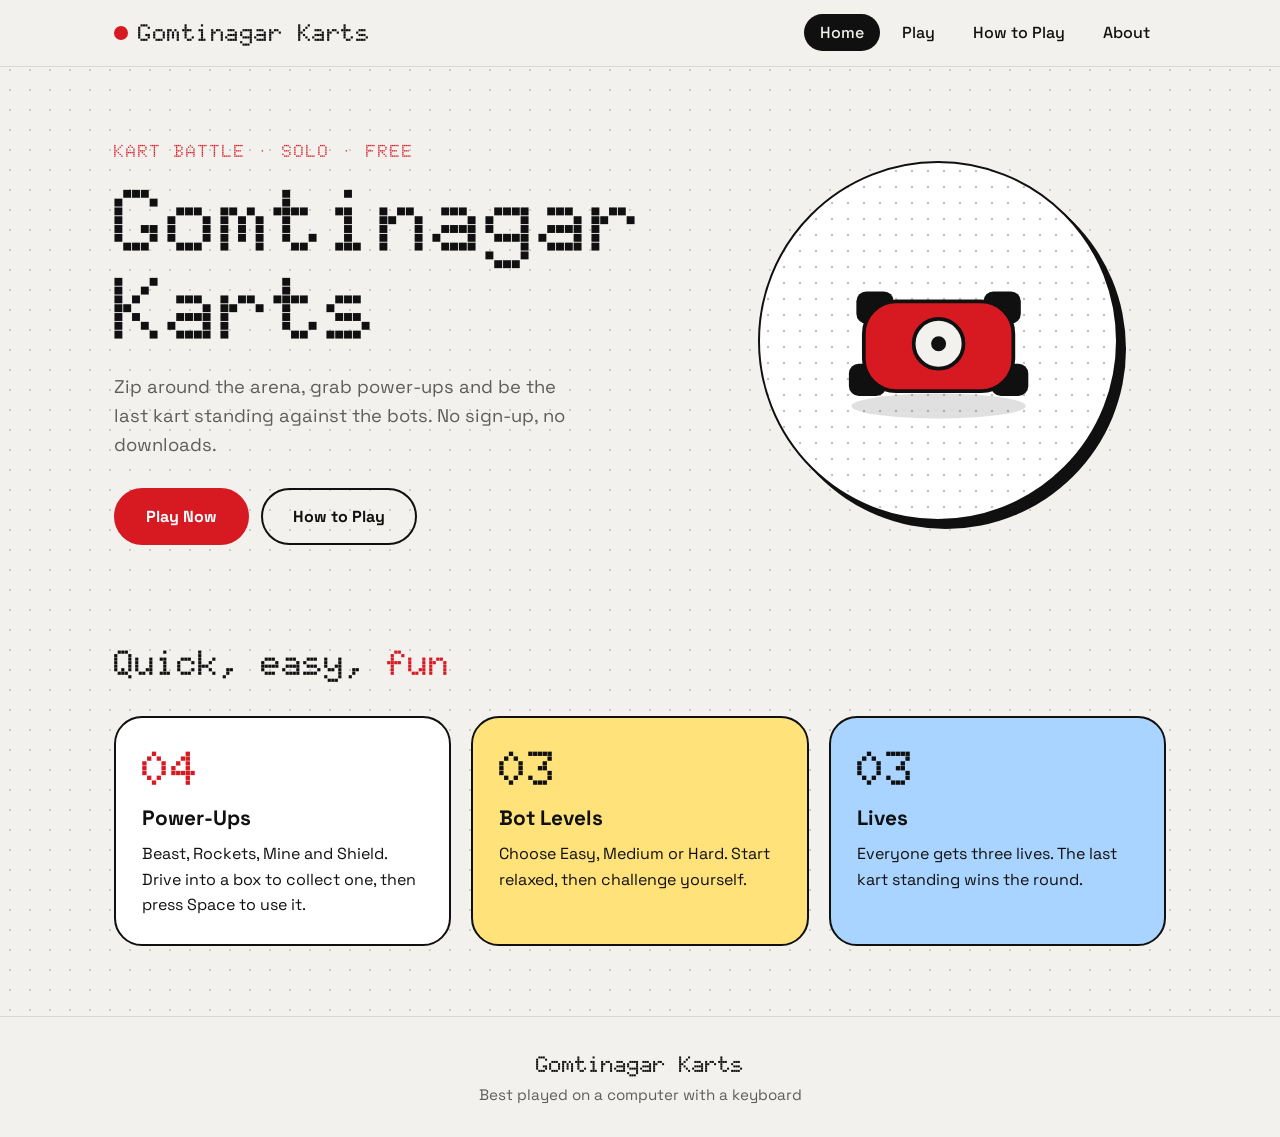
<file: index.html>
<!DOCTYPE html>
<html lang="en">
<head>
  <meta charset="UTF-8">
  <meta name="viewport" content="width=device-width, initial-scale=1.0">
  <title>Gomtinagar Karts</title>
  <meta name="description" content="Gomtinagar Karts: a fun kart battle game. Grab power-ups and be the last kart standing.">
  <link rel="preconnect" href="https://fonts.googleapis.com">
  <link rel="preconnect" href="https://fonts.gstatic.com" crossorigin>
  <link href="https://fonts.googleapis.com/css2?family=Doto:wght@100..900&family=Space+Grotesk:wght@400;500;700&display=swap" rel="stylesheet">
  <link rel="stylesheet" href="css/style.css">
</head>
<body>

  <header class="site-header">
    <nav class="nav">
      <a class="brand" href="index.html">
        <span class="brand-dot"></span>
        <span class="brand-name">Gomtinagar Karts</span>
      </a>
      <ul class="nav-links">
        <li><a href="index.html" class="active">Home</a></li>
        <li><a href="play.html">Play</a></li>
        <li><a href="how-to-play.html">How to Play</a></li>
        <li><a href="about.html">About</a></li>
      </ul>
    </nav>
  </header>

  <main>
    <section class="hero">
      <div class="hero-text">
        <p class="eyebrow">Kart battle · Solo · Free</p>
        <h1>Gomtinagar<br>Karts</h1>
        <p class="lead">
          Zip around the arena, grab power-ups and be the last kart standing
          against the bots. No sign-up, no downloads.
        </p>
        <div class="hero-buttons">
          <a class="btn btn-primary" href="play.html">Play Now</a>
          <a class="btn btn-ghost" href="how-to-play.html">How to Play</a>
        </div>
      </div>

      <div class="hero-visual">
        <div class="widget">
          <svg class="kart" viewBox="0 0 200 140" xmlns="http://www.w3.org/2000/svg" aria-label="A red kart">
            <ellipse cx="100" cy="122" rx="70" ry="10" fill="#000" opacity="0.12"/>
            <rect x="28" y="88" width="30" height="26" rx="8" fill="#101010"/>
            <rect x="142" y="88" width="30" height="26" rx="8" fill="#101010"/>
            <rect x="34" y="30" width="30" height="26" rx="8" fill="#101010"/>
            <rect x="136" y="30" width="30" height="26" rx="8" fill="#101010"/>
            <rect x="40" y="38" width="120" height="72" rx="26" fill="#d71921"/>
            <rect x="40" y="38" width="120" height="72" rx="26" fill="none" stroke="#101010" stroke-width="3"/>
            <circle cx="100" cy="72" r="20" fill="#f2f1ee" stroke="#101010" stroke-width="3"/>
            <circle cx="100" cy="72" r="6" fill="#101010"/>
          </svg>
        </div>
      </div>
    </section>

    <section class="features">
      <h2>Quick, easy, <span class="red">fun</span></h2>
      <div class="cards">
        <article class="card">
          <p class="card-number">04</p>
          <h3>Power-Ups</h3>
                    <p>Beast, Rockets, Mine and Shield. Drive into a box to collect one, then press Space to use it.</p>
        </article>
        <article class="card card-yellow">
          <p class="card-number">03</p>
          <h3>Bot Levels</h3>
          <p>Choose Easy, Medium or Hard. Start relaxed, then challenge yourself.</p>
        </article>
        <article class="card card-sky">
          <p class="card-number">03</p>
          <h3>Lives</h3>
          <p>Everyone gets three lives. The last kart standing wins the round.</p>
        </article>
      </div>
    </section>
  </main>

  <footer class="site-footer">
    <p class="footer-brand">Gomtinagar Karts</p>
    <p class="footer-note">Best played on a computer with a keyboard</p>
  </footer>

</body>
</html>
</file>
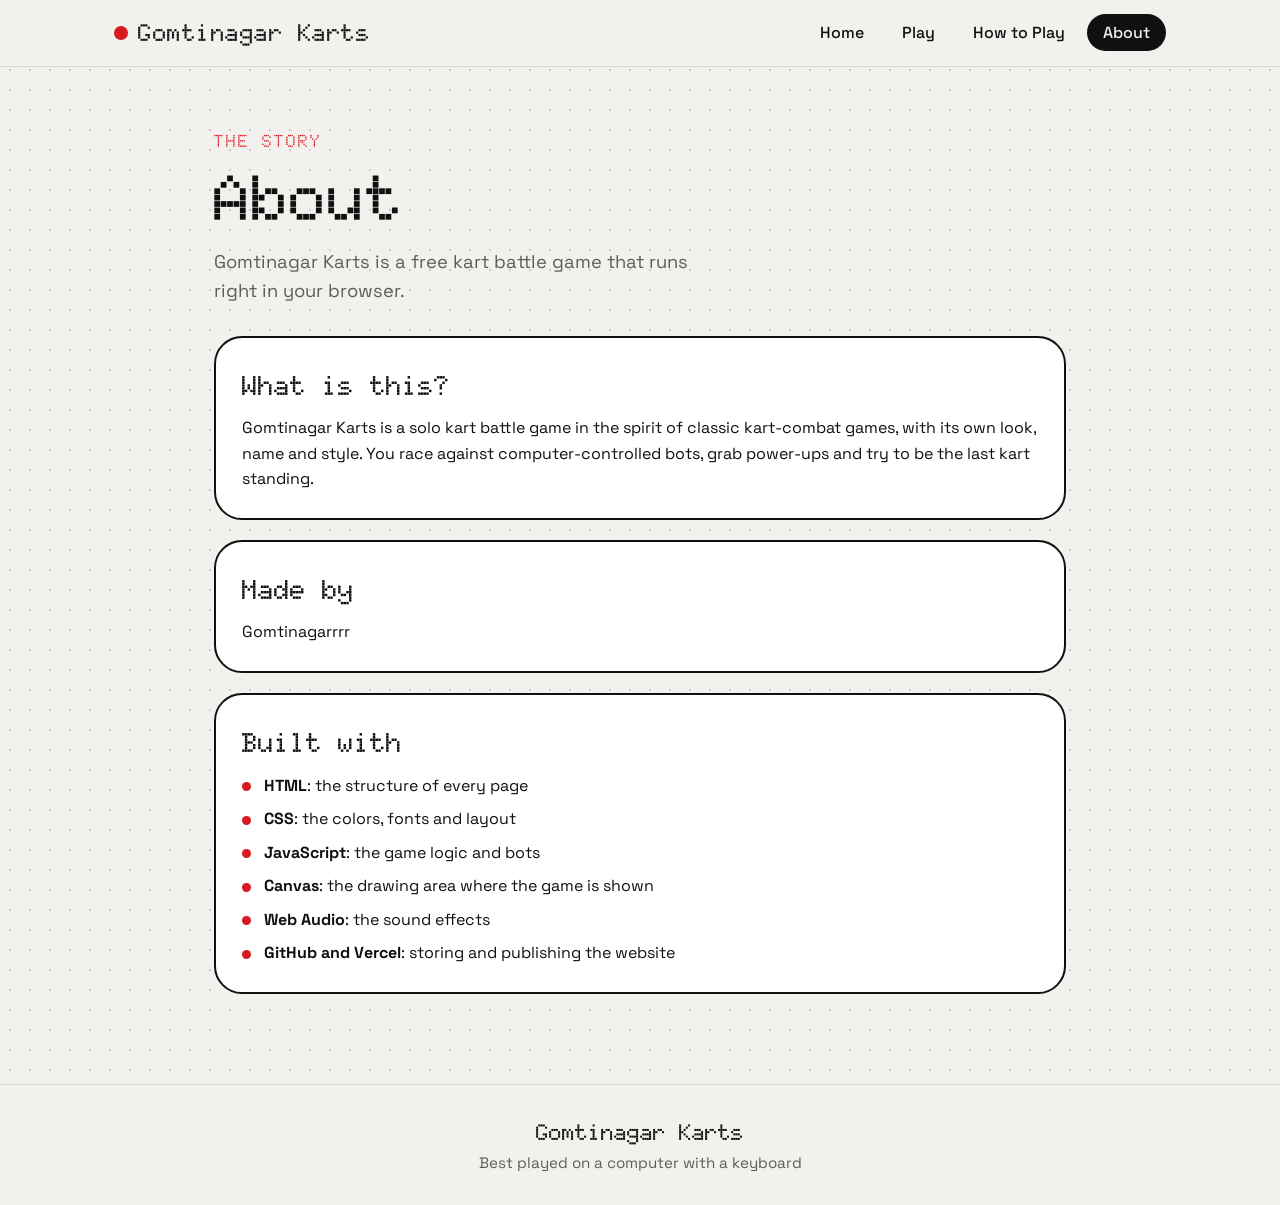
<file: about.html>
<!DOCTYPE html>
<html lang="en">
<head>
  <meta charset="UTF-8">
  <meta name="viewport" content="width=device-width, initial-scale=1.0">
  <title>About | Gomtinagar Karts</title>
  <link rel="preconnect" href="https://fonts.googleapis.com">
  <link rel="preconnect" href="https://fonts.gstatic.com" crossorigin>
  <link href="https://fonts.googleapis.com/css2?family=Doto:wght@100..900&family=Space+Grotesk:wght@400;500;700&display=swap" rel="stylesheet">
  <link rel="stylesheet" href="css/style.css">
</head>
<body>

  <header class="site-header">
    <nav class="nav">
      <a class="brand" href="index.html">
        <span class="brand-dot"></span>
        <span class="brand-name">Gomtinagar Karts</span>
      </a>
      <ul class="nav-links">
        <li><a href="index.html">Home</a></li>
        <li><a href="play.html">Play</a></li>
        <li><a href="how-to-play.html">How to Play</a></li>
        <li><a href="about.html" class="active">About</a></li>
      </ul>
    </nav>
  </header>

  <main class="page">
    <p class="eyebrow">The story</p>
    <h1>About</h1>
    <p class="lead">Gomtinagar Karts is a free kart battle game that runs right in your browser.</p>

    <section class="panel">
      <h2>What is this?</h2>
      <p>Gomtinagar Karts is a solo kart battle game in the spirit of classic kart-combat games, with its own look, name and style. You race against computer-controlled bots, grab power-ups and try to be the last kart standing.</p>
    </section>

    <section class="panel">
      <h2>Made by</h2>
      <p>Gomtinagarrrr</p>
    </section>

    <section class="panel">
      <h2>Built with</h2>
      <ul class="plain-list">
        <li><strong>HTML</strong>: the structure of every page</li>
        <li><strong>CSS</strong>: the colors, fonts and layout</li>
        <li><strong>JavaScript</strong>: the game logic and bots</li>
        <li><strong>Canvas</strong>: the drawing area where the game is shown</li>
        <li><strong>Web Audio</strong>: the sound effects</li>
        <li><strong>GitHub and Vercel</strong>: storing and publishing the website</li>
      </ul>
    </section>
  </main>

  <footer class="site-footer">
    <p class="footer-brand">Gomtinagar Karts</p>
    <p class="footer-note">Best played on a computer with a keyboard</p>
  </footer>

</body>
</html>
</file>
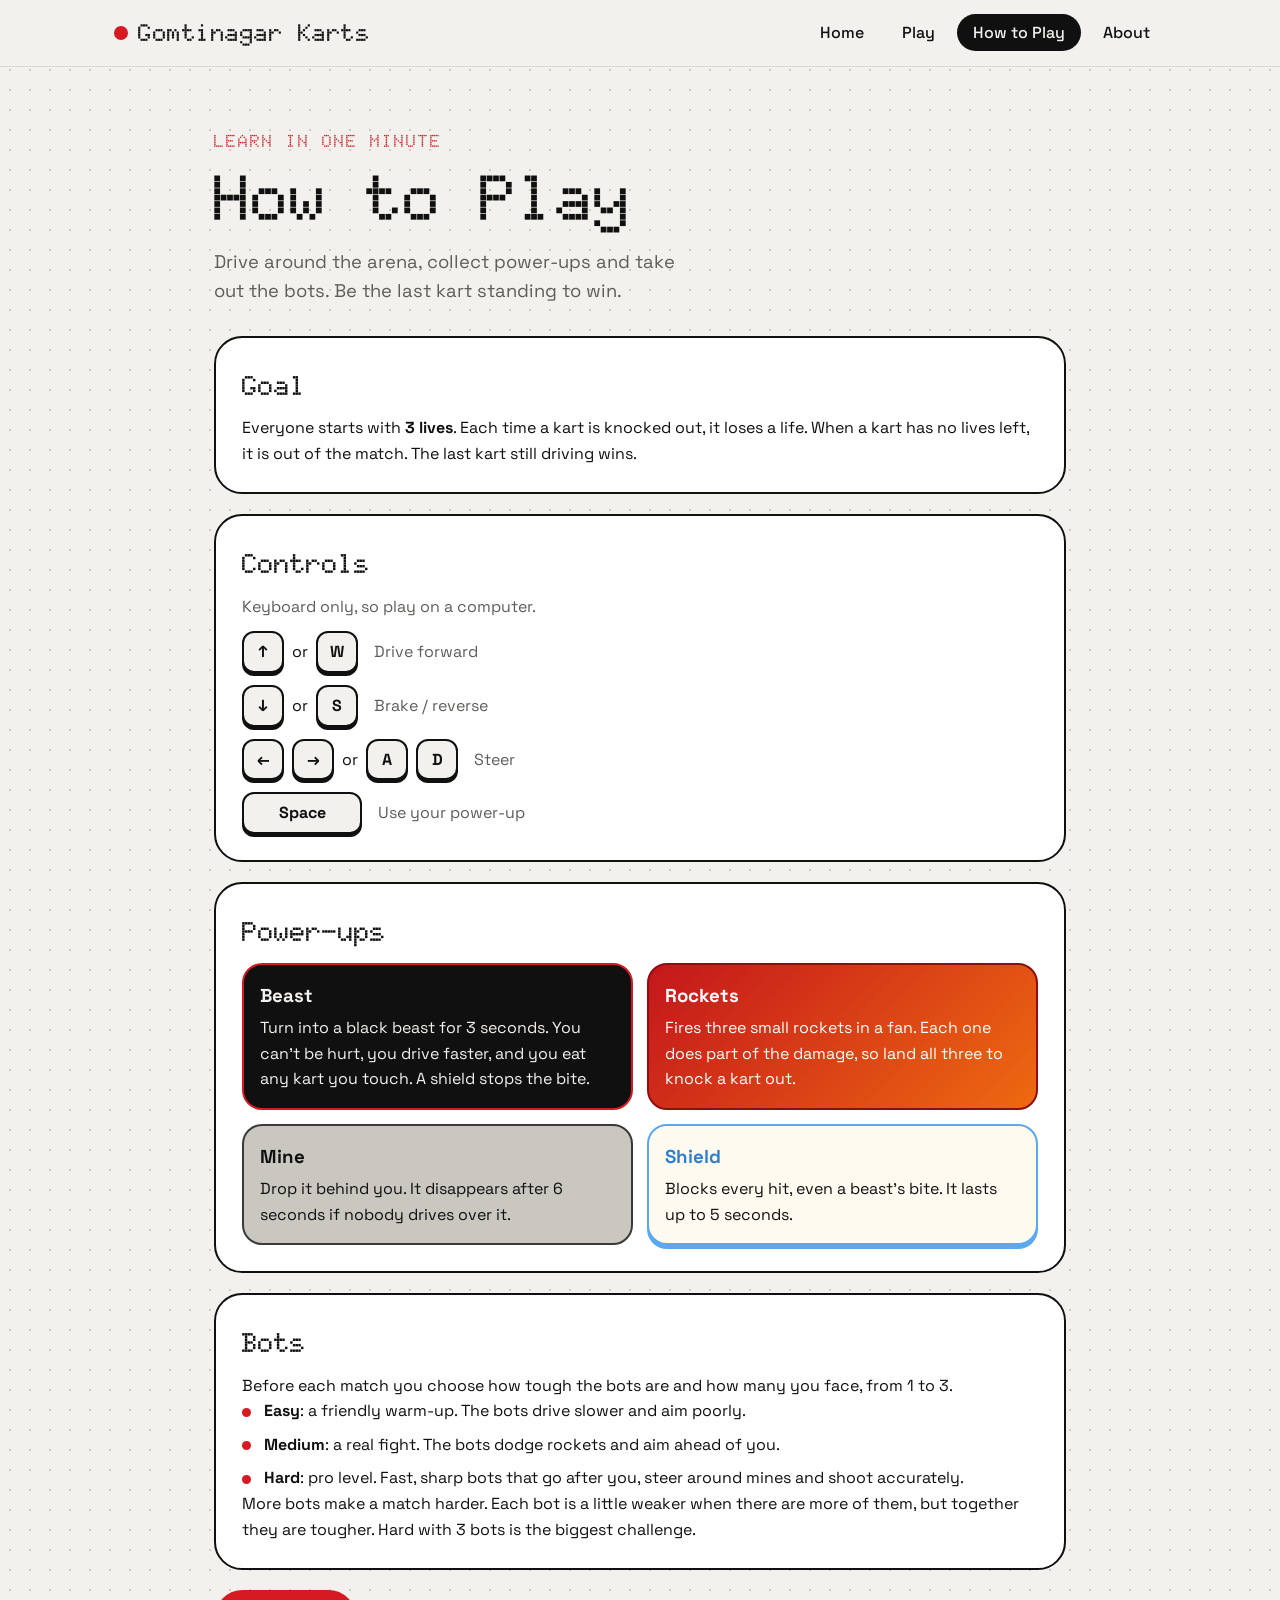
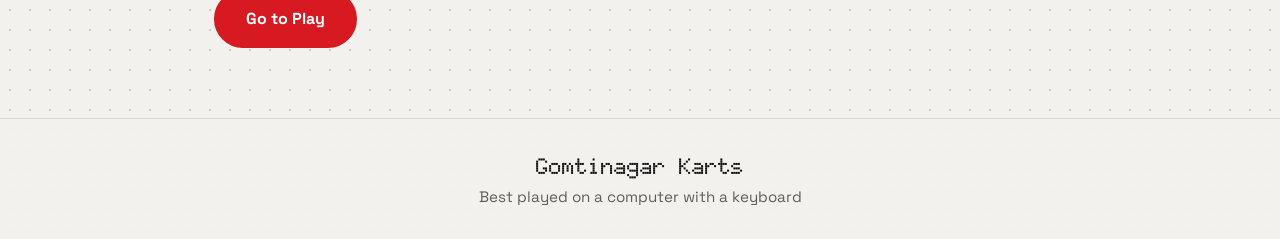
<file: how-to-play.html>
<!DOCTYPE html>
<html lang="en">
<head>
  <meta charset="UTF-8">
  <meta name="viewport" content="width=device-width, initial-scale=1.0">
  <title>How to Play | Gomtinagar Karts</title>
  <link rel="preconnect" href="https://fonts.googleapis.com">
  <link rel="preconnect" href="https://fonts.gstatic.com" crossorigin>
  <link href="https://fonts.googleapis.com/css2?family=Doto:wght@100..900&family=Space+Grotesk:wght@400;500;700&display=swap" rel="stylesheet">
  <link rel="stylesheet" href="css/style.css">
</head>
<body>

  <header class="site-header">
    <nav class="nav">
      <a class="brand" href="index.html">
        <span class="brand-dot"></span>
        <span class="brand-name">Gomtinagar Karts</span>
      </a>
      <ul class="nav-links">
        <li><a href="index.html">Home</a></li>
        <li><a href="play.html">Play</a></li>
        <li><a href="how-to-play.html" class="active">How to Play</a></li>
        <li><a href="about.html">About</a></li>
      </ul>
    </nav>
  </header>

  <main class="page">
    <p class="eyebrow">Learn in one minute</p>
    <h1>How to Play</h1>
    <p class="lead">Drive around the arena, collect power-ups and take out the bots. Be the last kart standing to win.</p>

    <section class="panel">
      <h2>Goal</h2>
      <p>Everyone starts with <strong>3 lives</strong>. Each time a kart is knocked out, it loses a life. When a kart has no lives left, it is out of the match. The last kart still driving wins.</p>
    </section>

    <section class="panel">
      <h2>Controls</h2>
      <p class="note">Keyboard only, so play on a computer.</p>
      <ul class="controls">
        <li><span class="key">&uarr;</span> or <span class="key">W</span> <span>Drive forward</span></li>
        <li><span class="key">&darr;</span> or <span class="key">S</span> <span>Brake / reverse</span></li>
        <li><span class="key">&larr;</span> <span class="key">&rarr;</span> or <span class="key">A</span> <span class="key">D</span> <span>Steer</span></li>
        <li><span class="key key-wide">Space</span> <span>Use your power-up</span></li>
      </ul>
    </section>

    <section class="panel">
      <h2>Power-ups</h2>
      <div class="grid-2">
        <div class="mini mini-beast"><h3>Beast</h3><p>Turn into a black beast for 3 seconds. You can't be hurt, you drive faster, and you eat any kart you touch. A shield stops the bite.</p></div>
        <div class="mini mini-rocket"><h3>Rockets</h3><p>Fires three small rockets in a fan. Each one does part of the damage, so land all three to knock a kart out.</p></div>
        <div class="mini mini-mine"><h3>Mine</h3><p>Drop it behind you. It disappears after 6 seconds if nobody drives over it.</p></div>
        <div class="mini mini-shield"><h3>Shield</h3><p>Blocks every hit, even a beast's bite. It lasts up to 5 seconds.</p></div>
      </div>
    </section>

    <section class="panel">
      <h2>Bots</h2>
      <p>Before each match you choose how tough the bots are and how many you face, from 1 to 3.</p>
      <ul class="plain-list">
        <li><strong>Easy</strong>: a friendly warm-up. The bots drive slower and aim poorly.</li>
        <li><strong>Medium</strong>: a real fight. The bots dodge rockets and aim ahead of you.</li>
        <li><strong>Hard</strong>: pro level. Fast, sharp bots that go after you, steer around mines and shoot accurately.</li>
      </ul>
      <p>More bots make a match harder. Each bot is a little weaker when there are more of them, but together they are tougher. Hard with 3 bots is the biggest challenge.</p>
    </section>

    <a class="btn btn-primary" href="play.html">Go to Play</a>
  </main>

  <footer class="site-footer">
    <p class="footer-brand">Gomtinagar Karts</p>
    <p class="footer-note">Best played on a computer with a keyboard</p>
  </footer>

</body>
</html>
</file>
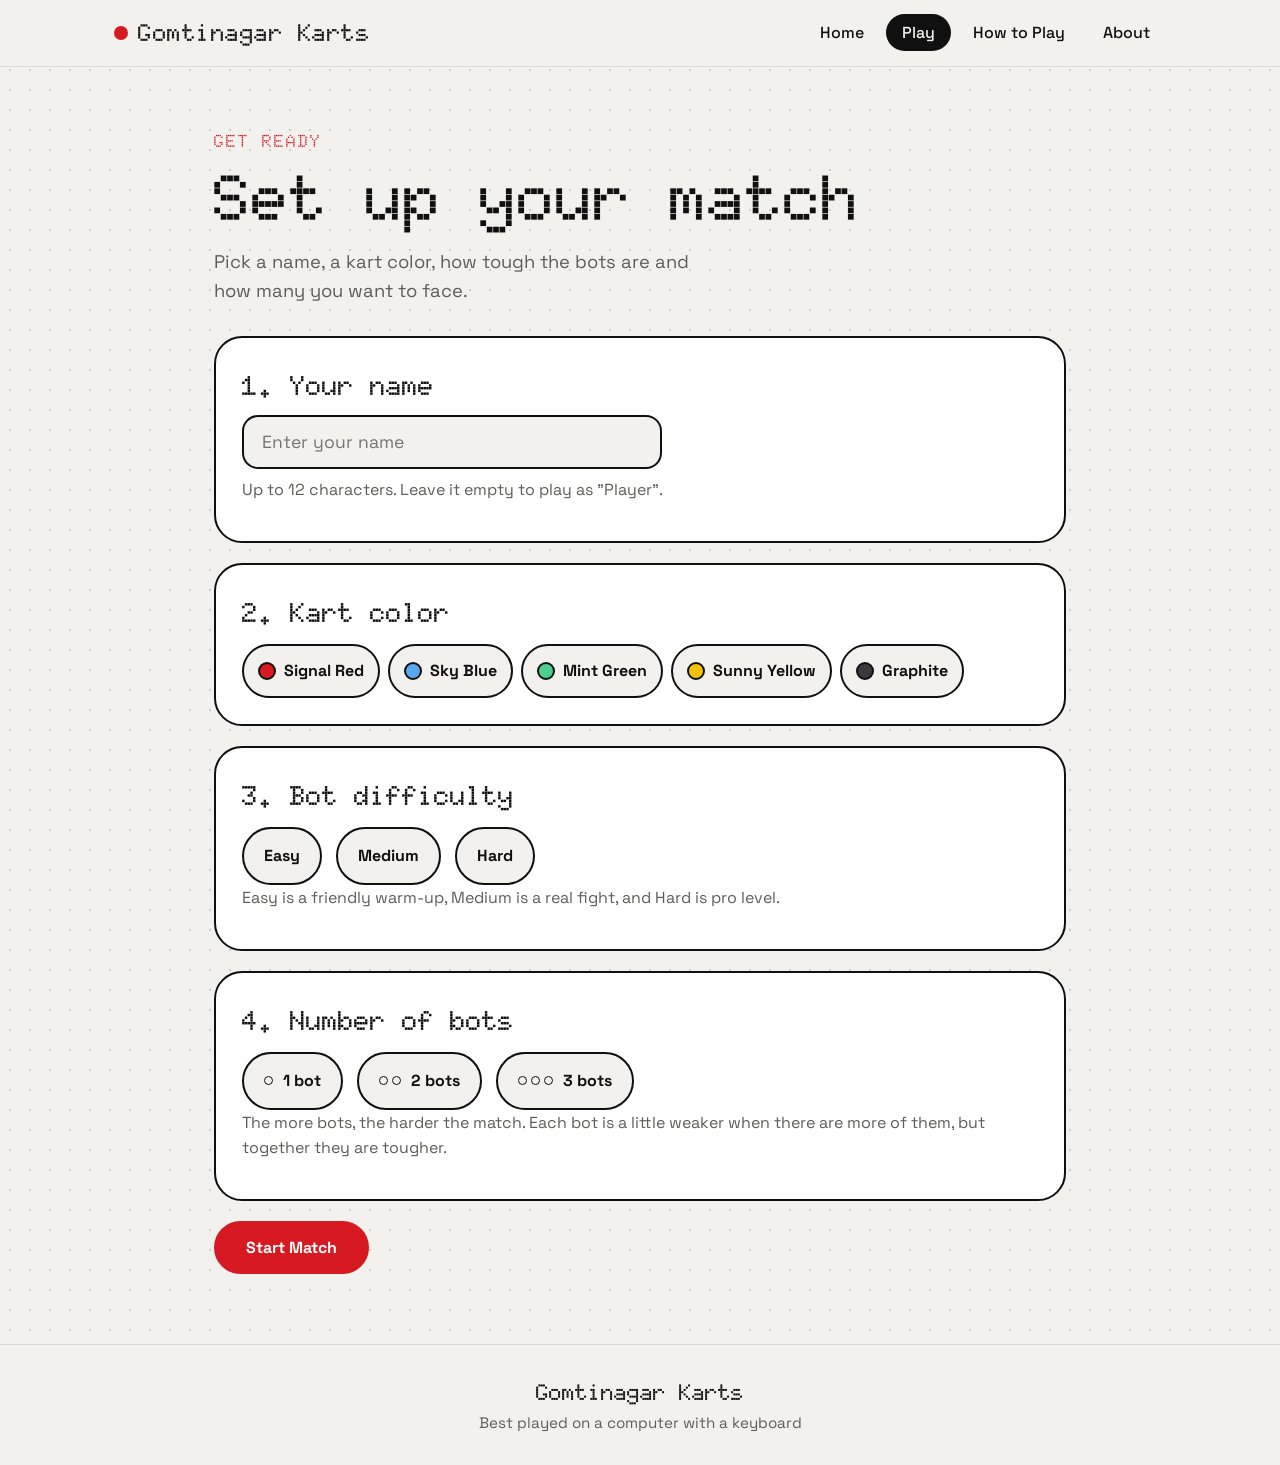
<file: play.html>
<!DOCTYPE html>
<html lang="en">
<head>
  <meta charset="UTF-8">
  <meta name="viewport" content="width=device-width, initial-scale=1.0">
  <title>Play | Gomtinagar Karts</title>
  <link rel="preconnect" href="https://fonts.googleapis.com">
  <link rel="preconnect" href="https://fonts.gstatic.com" crossorigin>
  <link href="https://fonts.googleapis.com/css2?family=Doto:wght@100..900&family=Space+Grotesk:wght@400;500;700&display=swap" rel="stylesheet">
  <link rel="stylesheet" href="css/style.css">
</head>
<body>

  <header class="site-header">
    <nav class="nav">
      <a class="brand" href="index.html">
        <span class="brand-dot"></span>
        <span class="brand-name">Gomtinagar Karts</span>
      </a>
      <ul class="nav-links">
        <li><a href="index.html">Home</a></li>
        <li><a href="play.html" class="active">Play</a></li>
        <li><a href="how-to-play.html">How to Play</a></li>
        <li><a href="about.html">About</a></li>
      </ul>
    </nav>
  </header>

  <main class="page">

    <!-- Screen 1: set up your match -->
    <section id="setup">
      <p class="eyebrow">Get ready</p>
      <h1>Set up your match</h1>
      <p class="lead">Pick a name, a kart color, how tough the bots are and how many you want to face.</p>

      <div class="panel">
        <h2>1. Your name</h2>
        <input id="player-name" class="text-input" type="text" maxlength="12" placeholder="Enter your name" autocomplete="off">
        <p class="note">Up to 12 characters. Leave it empty to play as "Player".</p>
      </div>

      <div class="panel" id="panel-kart">
        <h2>2. Kart color</h2>
        <div class="choice-row one-line">
          <label class="choice" style="--ac:#d71921;--tint:#ffd9db">
            <input type="radio" name="kart" value="red">
            <span class="choice-body"><span class="swatch" style="background:#d71921"></span>Signal Red</span>
          </label>
          <label class="choice" style="--ac:#5aa9f0;--tint:#d4e8ff">
            <input type="radio" name="kart" value="sky">
            <span class="choice-body"><span class="swatch" style="background:#5aa9f0"></span>Sky Blue</span>
          </label>
          <label class="choice" style="--ac:#4fcf8d;--tint:#d3f2e2">
            <input type="radio" name="kart" value="green">
            <span class="choice-body"><span class="swatch" style="background:#4fcf8d"></span>Mint Green</span>
          </label>
          <label class="choice" style="--ac:#f4c20d;--tint:#fff0b8">
            <input type="radio" name="kart" value="yellow">
            <span class="choice-body"><span class="swatch" style="background:#f4c20d"></span>Sunny Yellow</span>
          </label>
          <label class="choice" style="--ac:#3a3a3a;--tint:#deddd8">
            <input type="radio" name="kart" value="graphite">
            <span class="choice-body"><span class="swatch" style="background:#3a3a3a"></span>Graphite</span>
          </label>
        </div>
      </div>

      <div class="panel" id="panel-difficulty">
        <h2>3. Bot difficulty</h2>
        <div class="choice-row follow">
          <label class="choice">
            <input type="radio" name="difficulty" value="easy">
            <span class="choice-body">Easy</span>
          </label>
          <label class="choice">
            <input type="radio" name="difficulty" value="medium">
            <span class="choice-body">Medium</span>
          </label>
          <label class="choice">
            <input type="radio" name="difficulty" value="hard">
            <span class="choice-body">Hard</span>
          </label>
        </div>
        <p class="note">Easy is a friendly warm-up, Medium is a real fight, and Hard is pro level.</p>
      </div>

      <div class="panel" id="panel-bots">
        <h2>4. Number of bots</h2>
        <div class="choice-row follow">
          <label class="choice">
            <input type="radio" name="bots" value="1">
            <span class="choice-body"><span class="bot-dots"><i></i></span>1 bot</span>
          </label>
          <label class="choice">
            <input type="radio" name="bots" value="2">
            <span class="choice-body"><span class="bot-dots"><i></i><i></i></span>2 bots</span>
          </label>
          <label class="choice">
            <input type="radio" name="bots" value="3">
            <span class="choice-body"><span class="bot-dots"><i></i><i></i><i></i></span>3 bots</span>
          </label>
        </div>
        <p class="note">The more bots, the harder the match. Each bot is a little weaker when there are more of them, but together they are tougher.</p>
      </div>

      <p id="setup-error" class="setup-error hidden"></p>
      <button id="start-btn" class="btn btn-primary" type="button">Start Match</button>
    </section>

    <!-- Screen 2: the match -->
    <section id="match" class="hidden">
      <p class="eyebrow">Match ready</p>
      <h1>Get set, <span id="match-name"></span></h1>

      <div class="summary">
        <span class="chip"><span class="swatch" id="match-swatch"></span><span id="match-kart"></span></span>
        <span class="chip" id="match-difficulty"></span>
        <span class="chip">Lives: 3</span>
      </div>

      <div id="game-wrap" class="game-wrap">
        <canvas id="game-canvas" width="900" height="520"></canvas>
        <button id="fullscreen-btn" class="fs-btn" type="button">Fullscreen</button>
      </div>
      <p class="note">Drive with the arrow keys or W A S D and press Space to use a power-up. Be the last kart standing.</p>

      <button id="back-btn" class="btn btn-ghost" type="button">Back to setup</button>
    </section>

  </main>

  <footer class="site-footer">
    <p class="footer-brand">Gomtinagar Karts</p>
    <p class="footer-note">Best played on a computer with a keyboard</p>
  </footer>

  <script src="js/game.js"></script>
  <script src="js/play.js"></script>
</body>
</html>
</file>
<file: css/style.css>
/* ---------- Colors and basics ---------- */
:root {
  --bg: #f2f1ee;
  --ink: #101010;
  --muted: #5d5d5a;
  --red: #d71921;
  --yellow: #ffe27a;
  --sky: #a9d4ff;
  --line: #d9d7d1;
}

* { box-sizing: border-box; margin: 0; padding: 0; }

body {
  font-family: "Space Grotesk", Arial, sans-serif;
  color: var(--ink);
  background-color: var(--bg);
  background-image: radial-gradient(circle, rgba(16,16,16,0.16) 1.2px, transparent 1.4px);
  background-size: 20px 20px;
  line-height: 1.6;
}

a { color: inherit; text-decoration: none; }

/* ---------- Navigation bar ---------- */
.site-header {
  position: sticky;
  top: 0;
  z-index: 10;
  background: rgba(242, 241, 238, 0.9);
  backdrop-filter: blur(8px);
  border-bottom: 1px solid var(--line);
}

.nav {
  max-width: 1100px;
  margin: 0 auto;
  padding: 14px 24px;
  display: flex;
  align-items: center;
  justify-content: space-between;
  flex-wrap: wrap;
  gap: 10px;
}

.brand { display: flex; align-items: center; gap: 10px; }
.brand-dot { width: 14px; height: 14px; border-radius: 50%; background: var(--red); }
.brand-name { font-family: "Doto", monospace; font-weight: 900; font-size: 1.5rem; letter-spacing: 0.5px; }

.nav-links { list-style: none; display: flex; gap: 6px; flex-wrap: wrap; }
.nav-links a { padding: 8px 16px; border-radius: 999px; font-weight: 500; transition: background 0.2s; }
.nav-links a:hover { background: rgba(16,16,16,0.08); }
.nav-links a.active { background: var(--ink); color: var(--bg); }

/* ---------- Hero ---------- */
.hero {
  max-width: 1100px;
  margin: 0 auto;
  padding: 70px 24px 50px;
  display: grid;
  grid-template-columns: 1.1fr 0.9fr;
  gap: 40px;
  align-items: center;
}

.eyebrow { font-family: "Doto", monospace; font-weight: 700; font-size: 1.1rem; color: var(--red); letter-spacing: 1px; text-transform: uppercase; }

.hero h1 { font-family: "Doto", monospace; font-weight: 900; font-size: clamp(3rem, 8vw, 5.5rem); line-height: 1; margin: 10px 0 20px; }

.lead { font-size: 1.15rem; color: var(--muted); max-width: 480px; }

.hero-buttons { display: flex; gap: 12px; margin-top: 28px; flex-wrap: wrap; }

.btn { display: inline-block; padding: 14px 30px; border-radius: 999px; font-weight: 700; font-size: 1rem; border: 2px solid var(--ink); transition: transform 0.15s, box-shadow 0.15s; }
.btn:hover { transform: translateY(-2px); box-shadow: 0 4px 0 var(--ink); }
.btn-primary { background: var(--red); color: #fff; border-color: var(--red); }
.btn-primary:hover { box-shadow: 0 4px 0 #8f0e14; }
.btn-ghost { background: transparent; }

/* ---------- Hero picture ---------- */
.hero-visual { display: flex; justify-content: center; }

.widget {
  width: min(360px, 100%);
  aspect-ratio: 1 / 1;
  border-radius: 50%;
  border: 2px solid var(--ink);
  background-color: #fff;
  background-image: radial-gradient(circle, rgba(16,16,16,0.25) 1.4px, transparent 1.6px);
  background-size: 16px 16px;
  display: flex;
  align-items: center;
  justify-content: center;
  box-shadow: 8px 8px 0 var(--ink);
}

.kart { width: 70%; animation: float 3s ease-in-out infinite; }

@keyframes float {
  0%, 100% { transform: translateY(0) rotate(-4deg); }
  50% { transform: translateY(-10px) rotate(2deg); }
}

/* ---------- Feature cards ---------- */
.features { max-width: 1100px; margin: 0 auto; padding: 40px 24px 70px; }

.features h2 { font-family: "Doto", monospace; font-weight: 900; font-size: 2.2rem; margin-bottom: 24px; }
.red { color: var(--red); }

.cards { display: grid; grid-template-columns: repeat(3, 1fr); gap: 20px; }

.card {
  background: #fff;
  border: 2px solid var(--ink);
  border-radius: 28px;
  padding: 26px;
  transition: transform 0.2s;
}
.card:hover { transform: translateY(-4px); }
.card-yellow { background: var(--yellow); }
.card-sky { background: var(--sky); }

.card-number { font-family: "Doto", monospace; font-weight: 900; font-size: 3rem; line-height: 1; color: var(--red); }
.card-yellow .card-number, .card-sky .card-number { color: var(--ink); }
.card h3 { margin: 10px 0 6px; font-size: 1.3rem; }

/* ---------- Footer ---------- */
.site-footer { border-top: 1px solid var(--line); text-align: center; padding: 30px 24px; background: rgba(242,241,238,0.9); }
.footer-brand { font-family: "Doto", monospace; font-weight: 900; font-size: 1.4rem; }
.footer-note { color: var(--muted); font-size: 0.95rem; }

/* ---------- Phones and small screens ---------- */
@media (max-width: 800px) {
  .hero { grid-template-columns: 1fr; padding-top: 40px; }
  .cards { grid-template-columns: 1fr; }
}

/* ---------- Inner pages (How to Play, About, Play) ---------- */
.page { max-width: 900px; margin: 0 auto; padding: 60px 24px 70px; }
.page h1 { font-family: "Doto", monospace; font-weight: 900; font-size: clamp(2.4rem, 6vw, 4rem); line-height: 1.05; margin: 8px 0 16px; }
.page .lead { margin-bottom: 30px; }

.panel { background: #fff; border: 2px solid var(--ink); border-radius: 28px; padding: 26px; margin-bottom: 20px; }
.panel h2 { font-family: "Doto", monospace; font-weight: 900; font-size: 1.7rem; margin-bottom: 8px; }
.note { color: var(--muted); margin-bottom: 12px; }

.controls { list-style: none; display: grid; gap: 12px; }
.controls li { display: flex; align-items: center; gap: 8px; flex-wrap: wrap; }
.controls li > span:last-child { margin-left: 8px; color: var(--muted); }
.key { display: inline-block; min-width: 42px; text-align: center; padding: 6px 12px; border: 2px solid var(--ink); border-radius: 12px; background: var(--bg); box-shadow: 0 3px 0 var(--ink); font-weight: 700; }
.key-wide { min-width: 120px; }

.grid-2 { display: grid; grid-template-columns: repeat(2, 1fr); gap: 14px; margin-top: 10px; }
.mini { border: 2px solid var(--ink); border-radius: 20px; padding: 16px; background: var(--bg); }
.mini:nth-child(1) { background: #ffd0d2; }
.mini:nth-child(2) { background: var(--yellow); }
.mini:nth-child(3) { background: var(--sky); }
.mini h3 { margin-bottom: 4px; }

.plain-list { list-style: none; display: grid; gap: 8px; }
.plain-list li { padding-left: 22px; position: relative; }
.plain-list li::before { content: ""; position: absolute; left: 0; top: 0.6em; width: 9px; height: 9px; border-radius: 50%; background: var(--red); }

@media (max-width: 800px) {
  .grid-2 { grid-template-columns: 1fr; }
}

/* ---------- Play page ---------- */
.hidden { display: none; }

button.btn { font-family: inherit; cursor: pointer; }

.text-input {
  width: 100%;
  max-width: 420px;
  padding: 14px 18px;
  font-family: inherit;
  font-size: 1.1rem;
  border: 2px solid var(--ink);
  border-radius: 16px;
  background: var(--bg);
  color: var(--ink);
  margin-bottom: 8px;
}
.text-input:focus { outline: 3px solid var(--red); outline-offset: 2px; }

.choice-row { display: flex; gap: 14px; flex-wrap: wrap; margin-top: 10px; }
.choice { cursor: pointer; }
.choice input { position: absolute; opacity: 0; pointer-events: none; }

.choice-body {
  display: flex;
  align-items: center;
  gap: 10px;
  padding: 14px 20px;
  border: 2px solid var(--ink);
  border-radius: 999px;
  background: var(--bg);
  font-weight: 700;
  transition: transform 0.15s, background 0.15s;
}
.choice:hover .choice-body { transform: translateY(-2px); }
.choice input:checked + .choice-body { background: var(--ink); color: var(--bg); box-shadow: 0 4px 0 var(--red); }
.choice input:focus-visible + .choice-body { outline: 3px solid var(--red); outline-offset: 2px; }

.choice-text { flex-direction: column; align-items: flex-start; gap: 0; border-radius: 22px; min-width: 190px; }
.choice-text small { font-weight: 400; opacity: 0.8; }

.swatch { display: inline-block; width: 22px; height: 22px; border-radius: 50%; border: 2px solid var(--ink); }
.choice input:checked + .choice-body .swatch { border-color: var(--bg); }

.summary { display: flex; gap: 10px; flex-wrap: wrap; margin: 6px 0 20px; }
.chip { display: inline-flex; align-items: center; gap: 8px; padding: 8px 16px; border: 2px solid var(--ink); border-radius: 999px; background: #fff; font-weight: 700; }

#game-canvas {
  display: block;
  width: 100%;
  height: auto;
  border: 2px solid var(--ink);
  border-radius: 28px;
  box-shadow: 8px 8px 0 var(--ink);
  background: #fff;
  margin-bottom: 18px;
}
#match .btn { margin-top: 10px; }

/* ---------- Fullscreen game ---------- */
.game-wrap { position: relative; margin-bottom: 18px; }
.game-wrap #game-canvas { margin-bottom: 0; }

.fs-btn {
  position: absolute;
  right: 16px;
  top: 9px;
  padding: 8px 18px;
  font-family: inherit;
  font-weight: 700;
  font-size: 0.95rem;
  color: var(--ink);
  background: rgba(255, 255, 255, 0.92);
  border: 2px solid var(--ink);
  border-radius: 999px;
  cursor: pointer;
  opacity: 0.9;
  transition: transform 0.15s, opacity 0.15s;
}
.fs-btn:hover { opacity: 1; transform: translateY(-2px); }

.game-wrap:fullscreen {
  display: flex;
  align-items: center;
  justify-content: center;
  width: 100%;
  height: 100%;
  margin: 0;
  background: var(--bg);
}
.game-wrap:fullscreen #game-canvas {
  width: min(100vw, calc(100vh * 900 / 520));
  height: auto;
  border: none;
  border-radius: 0;
  box-shadow: none;
}

/* Same rules for Safari */
.game-wrap:-webkit-full-screen {
  display: flex;
  align-items: center;
  justify-content: center;
  width: 100%;
  height: 100%;
  margin: 0;
  background: var(--bg);
}
.game-wrap:-webkit-full-screen #game-canvas {
  width: min(100vw, calc(100vh * 900 / 520));
  height: auto;
  border: none;
  border-radius: 0;
  box-shadow: none;
}

/* ---------- Beast tile on the How to Play page ---------- */
.mini.mini-beast { background: #101010; color: #f2f1ee; border-color: #d71921; }

/* ---------- Selected buttons: glow bar for kart colors ---------- */
.choice input:checked + .choice-body {
  background: #fffaf0;
  color: var(--ink);
  box-shadow: 0 4px 0 var(--ac, var(--red)), 0 0 0 3px var(--tint, #ffd9db);
}
.choice input:checked + .choice-body .swatch { border-color: var(--ink); }


/* ---------- Kart colors in one row ---------- */
.choice-row.one-line { flex-wrap: nowrap; gap: 8px; }
.one-line .choice-body { padding: 12px 14px; gap: 8px; white-space: nowrap; }
.one-line .swatch { width: 18px; height: 18px; }
@media (max-width: 840px) { .choice-row.one-line { flex-wrap: wrap; } }

/* ---------- Difficulty and bots follow the kart color ---------- */
.follow .choice input:checked + .choice-body {
  background: #fffaf0;
  box-shadow: 0 4px 0 var(--kart-ac, var(--ink));
}
.bot-dots { display: inline-flex; gap: 4px; }
.bot-dots i {
  display: block;
  box-sizing: border-box;
  width: 9px;
  height: 9px;
  border: 1.5px solid var(--ink);
  border-radius: 50%;
  background: transparent;
}
.choice input:checked + .choice-body .bot-dots i { background: var(--kart-ac, var(--ink)); }

/* ---------- Setup page: reminder when something is not chosen yet ---------- */
.panel.missing { border-color: var(--red); }
.setup-error { color: var(--red); font-weight: 700; margin: 0 0 14px; }

/* ---------- Power-up tiles on the How to Play page ---------- */
.mini.mini-rocket { background: linear-gradient(135deg, #c4161c, #ee6a10); color: #ffffff; border-color: #8f0e14; }
.mini.mini-mine { background: #c9c7c0; color: #101010; border-color: #3a3a3a; }
.mini.mini-shield { background: #fffaf0; border-color: #5aa9f0; box-shadow: 0 4px 0 #5aa9f0; }
.mini.mini-shield h3 { color: #2f7fd1; }

/* ---------- 3D test page ---------- */
.scene-wrap { position: relative; margin-bottom: 18px; }
.scene3d {
  position: relative;
  width: 100%;
  aspect-ratio: 900 / 520;
  border: 2px solid var(--ink);
  border-radius: 28px;
  overflow: hidden;
  box-shadow: 8px 8px 0 var(--ink);
  background: #efeee9;
}
.scene3d canvas { display: block; width: 100%; height: 100%; }
.scene-wrap .fs-btn { z-index: 2; }
.scene-fps {
  position: absolute;
  left: 16px;
  bottom: 14px;
  z-index: 2;
  padding: 2px 10px;
  font-size: 0.85rem;
  color: var(--muted);
  background: rgba(255, 255, 255, 0.85);
  border-radius: 999px;
  pointer-events: none;
}
.scene-message {
  position: absolute;
  inset: 0;
  z-index: 3;
  display: flex;
  align-items: center;
  justify-content: center;
  padding: 24px;
  text-align: center;
  font-weight: 700;
  color: var(--ink);
  background: rgba(242, 241, 238, 0.95);
  border-radius: 28px;
}
.scene-message.hidden { display: none; }

.scene-wrap:fullscreen { display: flex; align-items: center; justify-content: center; width: 100%; height: 100%; margin: 0; background: var(--bg); }
.scene-wrap:fullscreen .scene3d { width: 100%; height: 100%; aspect-ratio: auto; border: none; border-radius: 0; box-shadow: none; }

/* Same rules for Safari */
.scene-wrap:-webkit-full-screen { display: flex; align-items: center; justify-content: center; width: 100%; height: 100%; margin: 0; background: var(--bg); }
.scene-wrap:-webkit-full-screen .scene3d { width: 100%; height: 100%; aspect-ratio: auto; border: none; border-radius: 0; box-shadow: none; }
</file>
